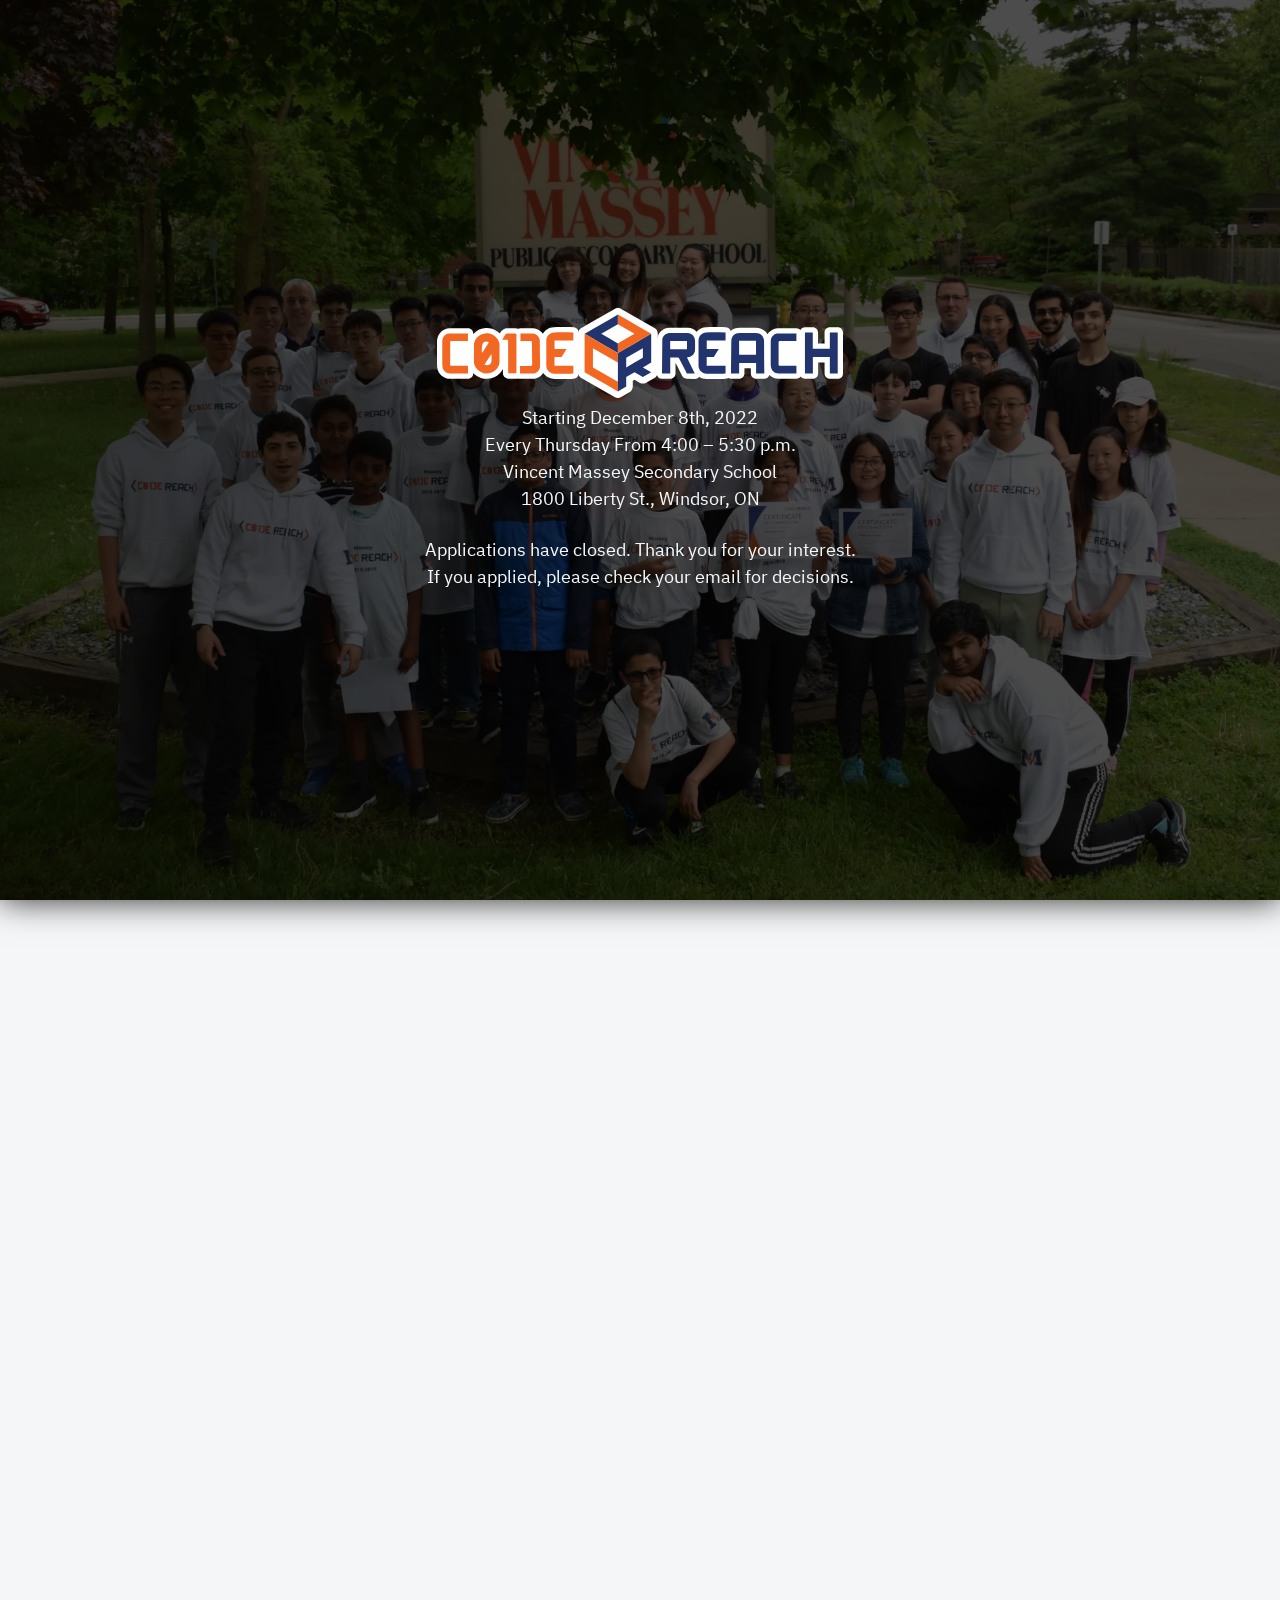
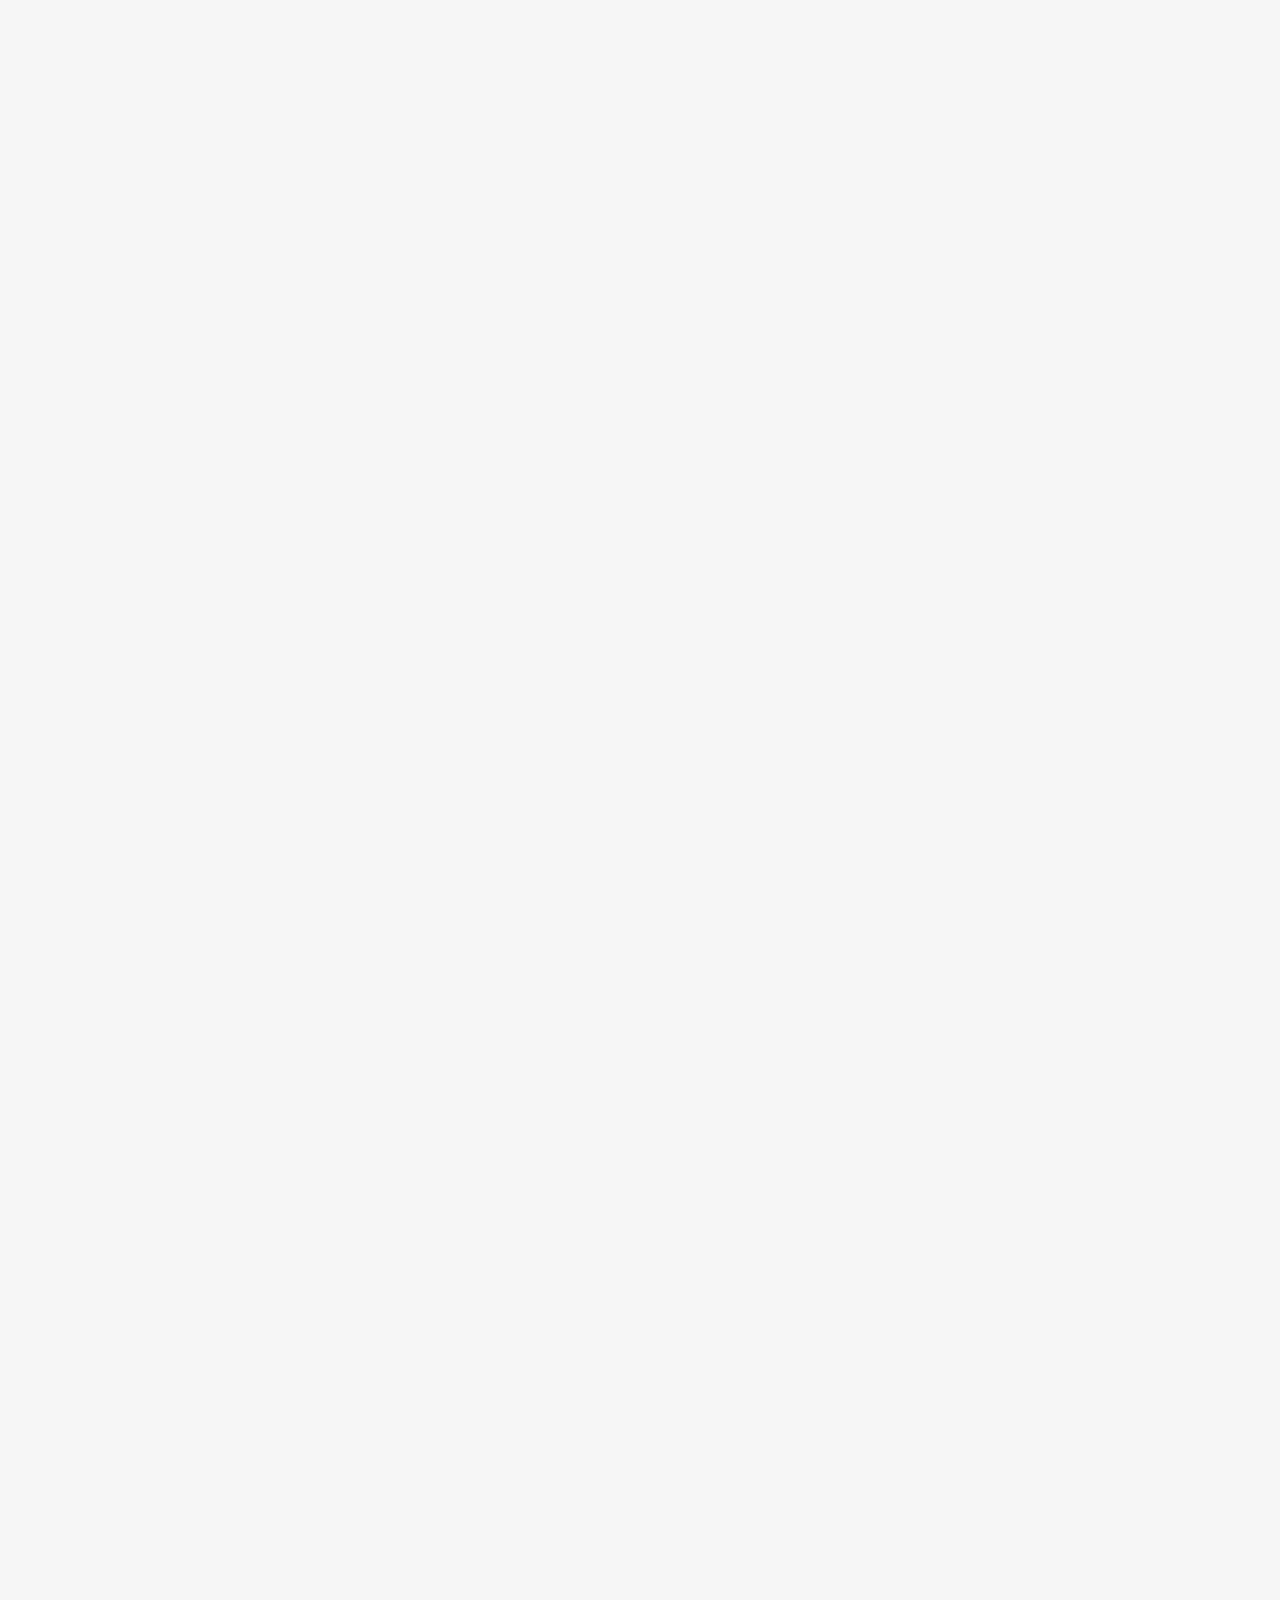
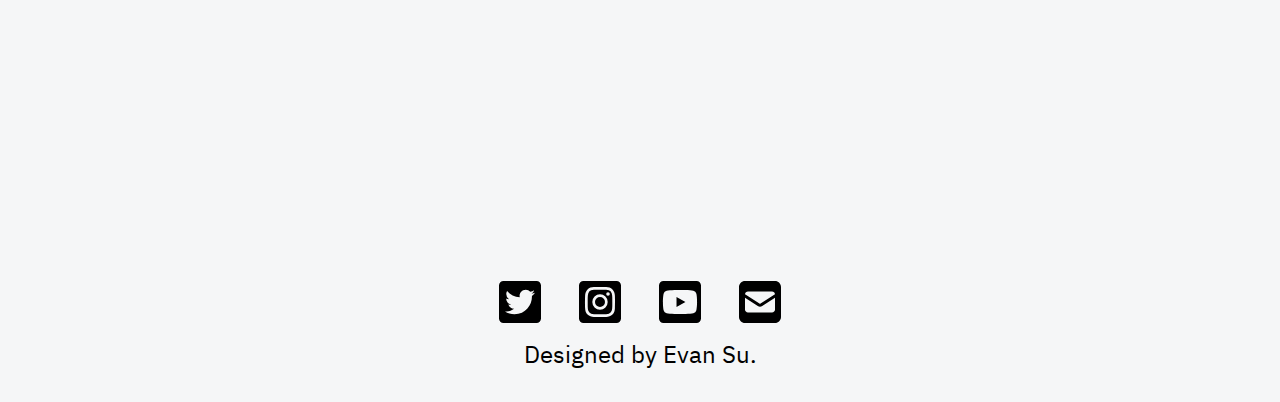
<file: index.html>
<!DOCTYPE html>
<html lang="en-CA">
  <head>
    <title>CodeReach: Home</title>
    <meta charset="UTF-8" />
    <meta name="viewport" content="width=device-width,initial-scale=1.0" />
    <meta http-equiv="X-UA-Compatible" content="IE=Edge" />
    <link rel="icon" type="image/png" href="./images/favicon.png" />
    <link rel="stylesheet" href="./css/aos.css" />
    <!--
        to do:
        - favicon
        - meta description
    -->
    <style>
      @font-face {
        font-family: "IBM Plex Sans";
        font-style: normal;
        font-weight: 400;
        font-display: swap;
        src: url("./fonts/ibm.woff2") format("woff2");
      }
      * {
        font-family: "IBM Plex Sans";
        -webkit-tap-highlight-color: transparent;
      }
      img {
        -webkit-user-drag: none;
      }
      body {
        position: absolute;
        top: 0;
        left: 0;
        width: calc(100vw - (100vw - 100%));
        height: 100vh;
        overflow-x: hidden;
        border: none;
        margin: 0;
        padding: 0;
        background-color: #f5f6f7;
      }
      body::-webkit-scrollbar {
        width: 10px;
      }
      body::-webkit-scrollbar-track {
        background: #f5f6f7;
      }
      body::-webkit-scrollbar-thumb {
        background-color: #999;
        border-radius: 6px;
        border: 3px solid #f5f6f7;
      }
      #hero {
        position: absolute;
        top: 0;
        left: 0;
        width: 100%;
        height: 100vh;
        padding: 0;
        box-sizing: border-box;
        transition: padding 0.2s;
      }
      #hero img {
        top: 0;
        width: 100%;
        height: 100%;
        object-fit: cover;
        border-radius: 0;
        box-shadow: 0 0 32px #888;
        filter: brightness(30%);
        transition: border-radius 0.2s, filter 0.2s;
      }
      #info {
        position: absolute;
        z-index: 2147483647;
        color: #f6f7f8;
        width: 100%;
        height: 100%;
        display: flex;
        align-items: center;
        justify-content: center;
      }
      #info div {
        text-align: center;
      }
      #info p {
        font-size: 24px;
        margin: 4px;
      }
      #info button {
        background-color: #e6e6fa;
        padding: 8px;
        width: 192px;
        font-size: 24px;
        border-radius: 8px;
        border: 1px solid #fff;
        cursor: pointer;
        transform: scale(1);
        transition: transform 0.4s;
        margin-bottom: 1rem;
      }
      #info button:hover {
        transform: scale(1.01);
      }
      #more {
        position: absolute;
        top: 100vh;
        left: 0;
        width: 100%;
        padding: 32px;
        padding-bottom: 0;
        box-sizing: border-box;
      }
      .block {
        width: 100%;
        border-radius: 32px;
        box-shadow: 0 0 32px #888;
        padding: 32px;
        box-sizing: border-box;
        color: #f5f6f7;
        margin-bottom: 32px;
        display: flex;
        background-size: cover;
        background-repeat: no-repeat;
        background-position: center;
      }
      .block div {
        width: 50%;
        border-radius: 24px;
        padding: 24px;
        box-sizing: border-box;
      }
      .block h1 {
        font-size: 64px;
        margin: 0;
        margin-bottom: 24px;
        font-family: "IBM Plex Sans";
      }
      .block h2 {
        font-size: 48px;
        margin: 0;
      }
      .block p {
        font-size: 32px;
        margin: 0;
      }
      .block img {
        width: 100%;
        height: -webkit-fill-available;
        object-fit: cover;
        border-radius: 24px;
      }
      .motto {
        background: linear-gradient(to top right, #00d4ff, #00ff5e);
        -webkit-background-clip: text;
        background-clip: text;
        -webkit-text-fill-color: transparent;
      }
      .motto p {
        font-size: 48px !important;
      }
      #faq h1 {
        text-align: center;
        margin-bottom: 60px;
      }
      #faq h1:after {
        content: "Frequently Asked Questions";
      }
      #faq h2 {
        font-family: "IBM Plex Sans";
        text-decoration: underline;
        margin-bottom: 12px;
      }
      #faq p {
        margin-bottom: 24px;
      }
      #social {
        display: flex;
        align-items: center;
        justify-content: center;
        margin-bottom: 8px;
      }
      #social img {
        height: 64px;
        width: 64px;
        margin-left: 1rem;
        margin-right: 1rem;
        transform: scale(1);
        box-shadow: none;
        border-radius: 8px;
        transition: transform 0.4s, box-shadow 0.4s;
      }
      #social img:hover {
        transform: scale(1.03);
        box-shadow: 0 0 32px #888;
        cursor: pointer;
      }
      @media screen and (max-width: 1280px) {
        #info img {
          height: 90px;
        }
        #info p {
          font-size: 18px;
        }
        #info button {
          font-size: 18px;
        }
        .block h1 {
          font-size: 48px;
        }
        .block h2 {
          font-size: 30px;
        }
        .block p {
          font-size: 24px;
        }
        .motto p {
          font-size: 36px !important;
        }
        #social img {
          height: 48px;
          width: 48px;
        }
      }
      @media screen and (max-width: 800px) {
        #info img {
          height: 70px;
        }
        #info p {
          font-size: 17px;
        }
        #info button {
          font-size: 17px;
        }
        #more {
          padding: 16px;
        }
        .block {
          display: block;
          padding: 16px;
        }
        .block div {
          margin-right: 0 !important;
          margin-left: 0 !important;
          width: 100% !important;
        }
        .block h1 {
          font-size: 32px;
        }
        .block h2 {
          font-size: 22px;
        }
        .block p {
          font-size: 18px;
        }
        .motto p {
          font-size: 26px !important;
        }
        #faq h1:after {
          content: "FAQ";
        }
        #social img {
          width: 32px;
          height: 32px;
          border-radius: 4px;
        }
      }
    </style>
    <script src="./js/aos.js"></script>
  </head>
  <body>
    <div id="hero">
      <img src="./images/banner.webp" />
    </div>
    <div id="info" data-aos="zoom-out">
      <div>
        <img height="120" src="./images/logo.svg" />
        <p>Starting December 8th, 2022</p>
        <p>Every Thursday From 4:00 – 5:30 p.m.</p>
        <p>Vincent Massey Secondary School</p>
        <p>1800 Liberty St., Windsor, ON</p>
        <br />
        <!-- <button onclick='window.open("https://forms.gle/XrLBc8NQhVY15Lka7","_blank");'>Apply Now!</button> -->
        <!-- <p style="font-size:16px;">(Applications close December 2nd)</p> -->
        <p>Applications have closed. Thank you for your interest.</p>
        <p>If you applied, please check your email for decisions.</p>
      </div>
    </div>
    <div id="more">
      <div
        class="block motto"
        style="box-shadow: none; color: #000; padding-top: 0"
        data-aos="zoom-out">
        <p>
          <strong
            >CodeReach helps young students learn the basics of web development
            through creating web applications.</strong
          >
        </p>
      </div>
      <div
        class="block"
        style="background-image: url('./images/pic1.webp')"
        data-aos="fade-up">
        <div
          style="
            margin-right: 32px;
            background: linear-gradient(
                rgba(0, 0, 0, 0.05),
                rgba(0, 0, 0, 0.05)
              ),
              linear-gradient(65deg, #029be9, #22c5fd);
          ">
          <h1>Our Goal</h1>
          <p>
            In a technology-driven world, we strive to prepare young minds in
            our community for what the future holds. Programming is a
            sought-after skill that is, unfortunately, not taught in elementary
            school. We hope that through this 5-month program, our students will
            become proficient enough with technology to create anything they can
            imagine.
          </p>
        </div>
      </div>
      <div
        class="block"
        style="
          background-image: url('./images/pic2.webp');
          flex-direction: row-reverse;
        "
        data-aos="fade-up">
        <div
          style="
            margin-left: 32px;
            background: linear-gradient(
                rgba(0, 0, 0, 0.05),
                rgba(0, 0, 0, 0.05)
              ),
              linear-gradient(65deg, #8e49e0, #9f74e7);
          ">
          <h1>What We Teach</h1>
          <p>
            This year, CodeReach aims to spark an interest in developing
            exciting projects with modern technology. Throughout the program,
            our instructors will guide the students through the process of
            creating various web applications, from a basic portfolio website to
            a full featured online chatting platform. By the end of CodeReach,
            our students should be equipped with all the experience and tools
            they need to develop projects on their own!
          </p>
        </div>
      </div>
      <div
        class="block"
        style="background-image: url('./images/pic3.webp')"
        data-aos="fade-up">
        <div
          style="
            margin-right: 32px;
            background: linear-gradient(
                rgba(0, 0, 0, 0.05),
                rgba(0, 0, 0, 0.05)
              ),
              linear-gradient(65deg, #1bbe81, #2ae18e);
          ">
          <h1>Who Teaches</h1>
          <p>
            At CodeReach, our instructors are highly qualified Massey students.
            All CodeReach instructors finished their Computer Science course
            with over 98% and have over 4 years of programming experience. We
            hope that classrooms can become more engaging and less intimidating
            through a peer-to-peer setting!
          </p>
        </div>
      </div>
      <div
        id="faq"
        class="block"
        style="
          background: linear-gradient(65deg, #1e2529, #354249);
          color: #bde6fb;
          display: block;
        "
        data-aos="fade-up">
        <h1></h1>
        <h2>How much does CodeReach cost?</h2>
        <p>
          CodeReach is <strong>completely free</strong>. We believe in open
          access to education, so we will <strong>never</strong> charge for
          CodeReach.
        </p>
        <br />
        <h2>How do I enroll in CodeReach?</h2>
        <p>
          Due to a limited number of seats, we offer CodeReach through an
          application process. To apply, click the "Apply Now!" button at the
          top of the page.
        </p>
        <br />
        <h2>How will I know if I get accepted?</h2>
        <p>
          After applications close on December 2nd, decisions will be released
          on December 3rd by email. Classes will begin on December 8th.
        </p>
        <h2>What should I bring to class?</h2>
        <p>
          We provide school computers, so you do not have to bring your own.
          With that being said, we
          <strong>highly recommend you bring your own laptop</strong> so you can
          continue to work on what you learned in class at home. If you have any
          medical issues, allergies, or require other accommodations, please let
          us know! We also suggest you bring a bottle of water.
        </p>
        <br />
      </div>
      <div id="social">
        <a href="https://twitter.com/codereach"
          ><img src="./images/twitter.svg"
        /></a>
        <a href="https://www.instagram.com/codereach.vmss/"
          ><img src="./images/instagram.svg"
        /></a>
        <a href="https://www.youtube.com/@VMSSCodeReach"
          ><img src="./images/youtube.svg"
        /></a>
        <a href="mailto:hello@codereach.ca"
          ><img src="./images/envelope.svg"
        /></a>
      </div>
      <div
        class="block"
        style="
          box-shadow: none;
          color: #000;
          padding-top: 0;
          padding-bottom: 0;
          font-size: 16px;
          display: flex;
          justify-content: center;
        ">
        <p>Designed by Evan Su.</p>
      </div>
    </div>
    <script>
      "use strict";
      window.addEventListener("scroll", () => {
        var scroll = Math.min(window.scrollY / 64, 1);
        document.getElementById("hero").style.padding = `${32 * scroll}px`;
        document.getElementById("info").style.opacity = `${1 - scroll}`;
        document.querySelector("#hero img").style.borderRadius = `${
          32 * scroll
        }px`;
        document.querySelector("#hero img").style.filter = `brightness(${
          30 + 70 * scroll
        }%)`;
      });
      AOS.init();
    </script>
  </body>
</html>
</file>
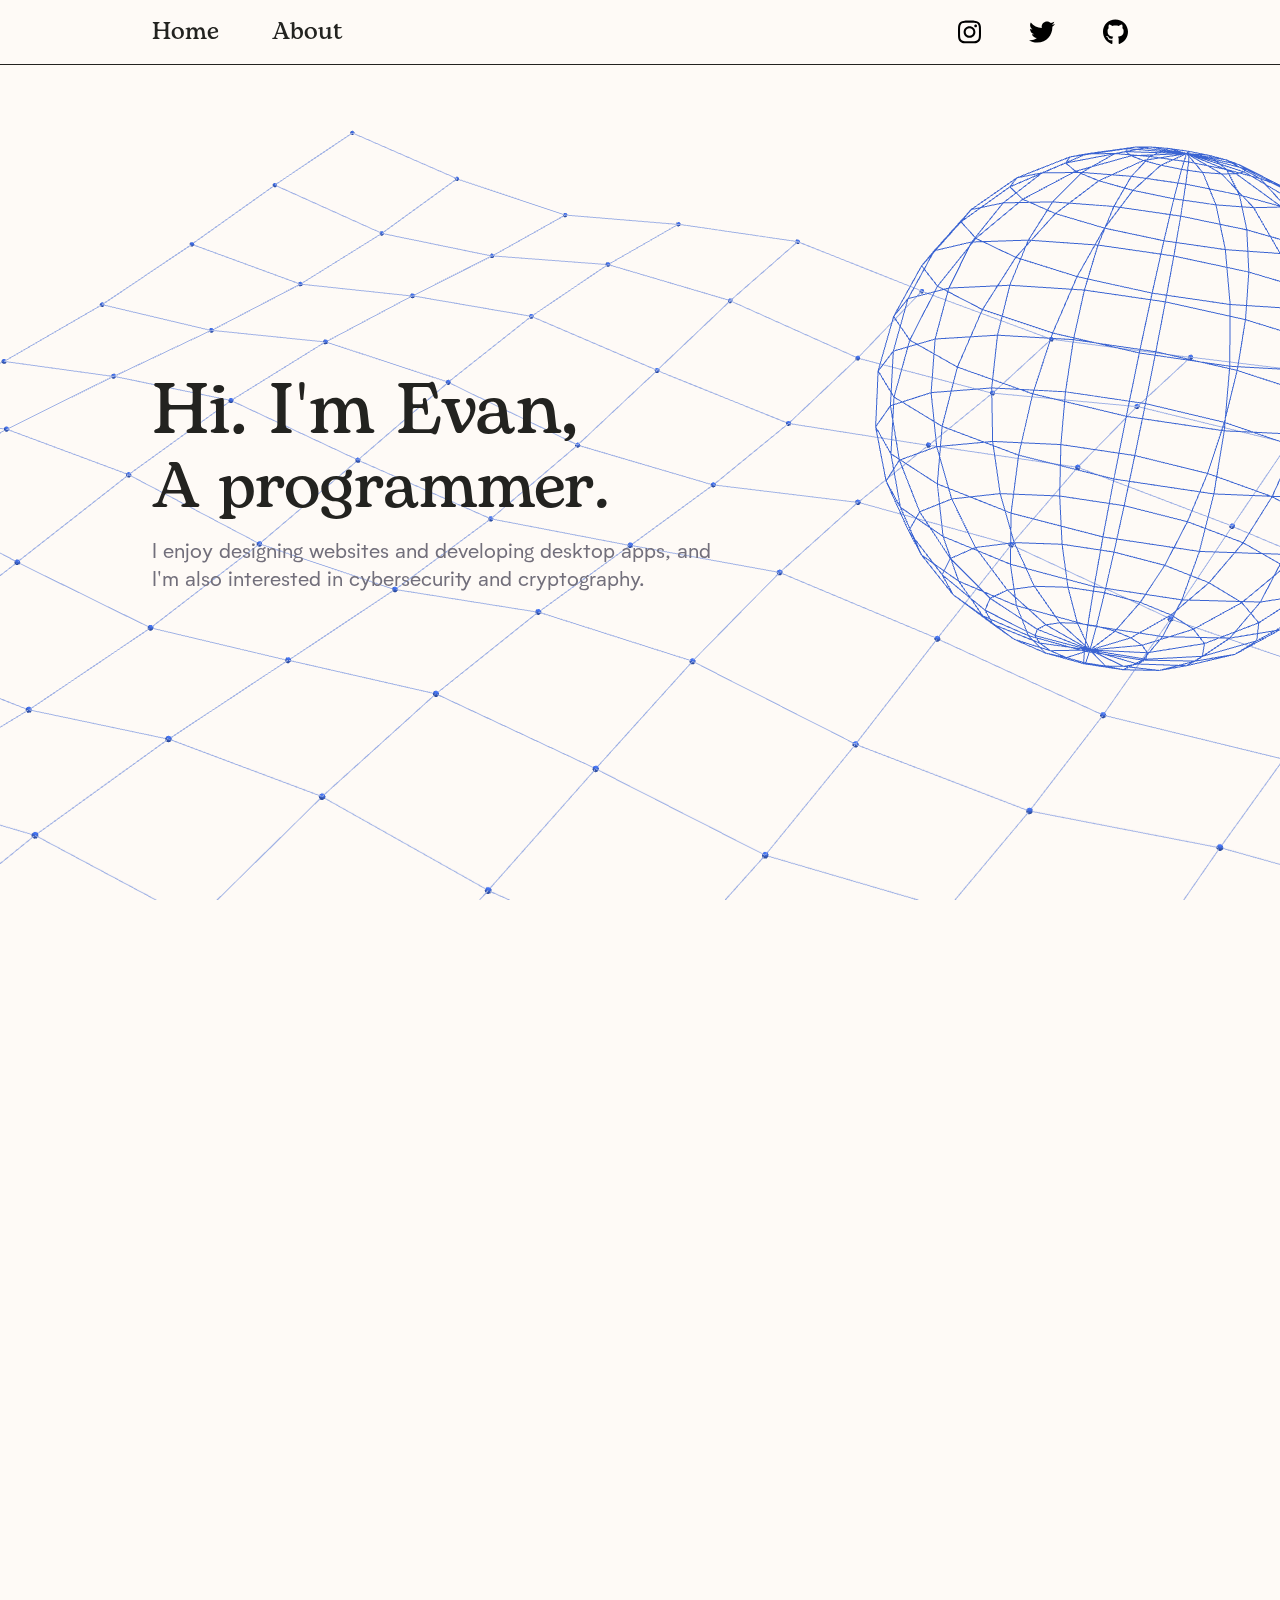
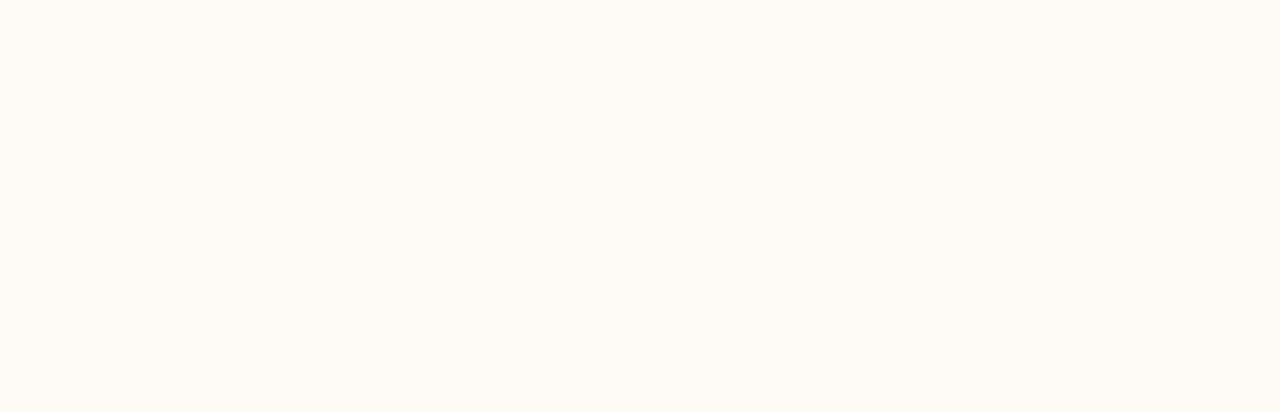
<file: projects/portfolio/evan/index.html>
<!DOCTYPE html>
<html lang="en">
<head>
    <!-- Inspired by https://www.seanhalpin.design/ -->
    <title>About Me</title>
    <meta charset="UTF-8">
	<meta name="viewport" content="width=device-width,initial-scale=1.0">
	<meta http-equiv="X-UA-Compatible" content="IE=Edge">
    <link rel="icon" type="image/jpg" href="./images/gopher.jpg">
    <link rel="stylesheet" href="./css/aos.min.css">
    <style>
        @font-face{
            font-family:"Bogart";
            src:url("./fonts/bogart.woff2");
        }
        *{
            font-family:"Bogart";
            -webkit-tap-highlight-color:transparent;
        }
        @font-face{
            font-family:"Biotif";
            src:url("./fonts/biotif.woff2");
        }
        body::-webkit-scrollbar{
            width:10px;
        }
        body::-webkit-scrollbar-track{
            background:#fefaf6;
        }
        body::-webkit-scrollbar-thumb{
            background-color:#232320;
            border-radius:6px;
            border:3px solid #fefaf6;
        }
        body{
            position:absolute;
            top:0;
            left:0;
            margin:0;
            padding:0;
            width:calc(100vw - (100vw - 100%));
            height:100vh;
            overflow-x:hidden;
            background-color:#fefaf6;
        }
        a{
            filter:invert(0);
            transition:filter .2s;
        }
        a:hover{
            filter:invert(50%);
        }
        #nav{
            position:fixed;
            top:0;
            left:0;
            width:100%;
            height:64px;
            border-bottom:1px solid #232320;
            z-index:2147483647;
            backdrop-filter:blur(3px);
            display:flex;
            align-items:center;
            justify-content:center;
        }
        #links{
            width:min(80%,1080px);
            display:flex;
            justify-content:center;
            align-items:center;
        }
        #links div{
            width:50%;
        }
        #nav a{
            padding:24px;
            font-size:24px;
            text-decoration:none;
            color:#232320;
        }
        #social{
            display:flex;
            justify-content:right;
            align-items:center;
        }
        #social a{
            height:26px;
        }
        #social img{
            height:26px;
            cursor:pointer;
        }
        #hero{
            position:absolute;
            top:0;
            padding-top:64px;
            left:0;
            width:100%;
            height:calc(100% - 64px);
            display:flex;
            align-items:center;
            justify-content:center;
        }
        .container{
            width:min(80%,1080px);
            display:flex;
            align-items:center;
        }
        #intro{
            width:60%;
            padding:24px;
            box-sizing:border-box;
        }
        #hi{
            font-size:72px;
            line-height:80px;
            margin:0;
            color:#232320;
        }
        #role,#aboutme h1{
            font-size:64px;
            line-height:72px;
            margin:0;
            color:#232320;
        }
        #desc,#aboutme p{
            font-size:20px;
            line-height:28px;
            margin:0;
            margin-top:12px;
            font-family:"Biotif";
            color:#726f7b;
        }
        #about{
            position:absolute;
            top:calc(100vh + 64px);
            left:0;
            width:100%;
            height:calc(100vh - 64px);
            display:flex;
            justify-content:center;
        }
        #pfp{
            width:40%;
            padding:24px;
            box-sizing:border-box;
        }
        #pfp img{
            width:min(100%,80vh);
            height:auto;
            border-radius:24px;
            box-shadow:0 0 64px #838380;
            filter:grayscale(100%) sepia(15%);
        }
        #aboutme{
            width:60%;
            padding:32px;
            box-sizing:border-box;
        }
        #footer{
            position:absolute;
            top:calc(100vh - 64px);
            left:calc((100% - min(80%,1080px)) / 2);
            width:min(80%,1080px);
            height:64px;
            background-color:#232320;
            color:#fefaf6;
            border-radius:16px;
            padding:16px;
            box-sizing:border-box;
        }
        #footer p{
            line-height:32px;
            font-size:24px;
            margin:0;
            text-align:center;
        }
        #spacer{
            position:absolute;
            top:100vh;
            width:100%;
            height:48px;
        }
        @media screen and (max-width:1080px){
            #nav a{
                padding:20px;
                font-size:20px;
            }
            #social a{
                height:22px;
            }
            #social img{
                height:22px;
            }
            #hi{
                font-size:52px;
                line-height:60px;
            }
            #role,#aboutme h1{
                font-size:40px;
                line-height:48px;
            }
            #desc,#aboutme p{
                font-size:15px;
                line-height:23px;
                margin-top:6px;
            }
            #aboutme{
                padding:24px;
            }
        }
        @media screen and (max-width:960px){
            #profile{
                display:block;
            }
            #pfp{
                width:100% !important;
                height:min(100vw,460px) !important;
            }
            #pfp img{
                width:100% !important;
                height:100% !important;
                object-fit:cover;
            }
            #about{
                height:fit-content;
            }
            #aboutme{
                width:100% !important;
            }
            #footer{
                position:unset;
                margin-top:64px;
                width:100%;
            }
            #spacer{
                position:unset;
            }
        }
        @media screen and (max-width:820px){
            #nav a{
                padding:16px;
                font-size:16px;
            }
            #social a{
                height:18px;
            }
            #social img{
                height:18px;
            }
            #intro{
                width:80%;
            }
            #footer p{
                font-size:20px;
            }
        }
        @media screen and (max-width:620px){
            .container{
                width:calc(100%);
            }
            #links > div:first-child{
                display:none;
            }
            #links{
                display:block;
                width:100%;
            }
            #social{
                width:100% !important;
                padding-right:16px;
                box-sizing:border-box;
            }
            #social a{
                height:18px;
            }
            #social img{
                height:18px;
            }
            #intro{
                width:100%;
            }
            #desc{
                width:75%;
            }
            #hi{
                font-size:44px;
                line-height:52px;
            }
            #role,#aboutme h1{
                font-size:34px;
                line-height:42px;
            }
            #desc,#aboutme p{
                font-size:14px;
                line-height:22px;
                margin-top:4px;
            }
            #footer{
                border-radius:0;
            }
            #spacer{
                display:none;
            }
        }
    </style>
    <script src="./js/three.min.js"></script>
    <script src="./js/vanta.globe.min.js"></script>
    <script src="./js/aos.min.js"></script>
</head>
<body>
    <div id="nav" data-aos="zoom-out" data-aos-duration="800">
        <div id="links">
            <div>
                <a href="#hero">Home</a>
                <a href="#about">About</a>
            </div>
            <div id="social">
                <a href="https://ddg.gg"><img src="./svg/instagram.svg"></a>
                <a href="https://ddg.gg"><img src="./svg/twitter.svg"></a>
                <a href="https://ddg.gg"><img src="./svg/github.svg"></a>
            </div>
        </div>
    </div>
    <div id="hero" data-aos="zoom-out" data-aos-duration="800">
        <div class="container">
            <div id="intro">
                <p id="hi">Hi. I'm Evan,</p>
                <p id="role">A programmer.</p>
                <p id="desc">I enjoy designing websites and developing desktop apps, and I'm also interested in cybersecurity and cryptography.</p>
            </div>
        </div>
    </div>
    <div id="about" data-aos="fade-up" data-aos-duration="800">
        <div id="profile" class="container">
            <div id="pfp">
                <img src="./images/gopher.jpg">
            </div>
            <div id="aboutme">
                <h1>About me.</h1>
                <p>I'm a 12th grade high school student in Ontario, Canada, attending Vincent Massey Secondary School.</p>
                <p>I like to code, and I'm familiar with HTML, CSS, JS, Python, Go, Java, and C++. During my spare time, I enjoy learning about cryptography and developing security software.</p>
                <p>Outside of school, I enjoying eating, sleeping, playing the piano, and annoying my little brother. I also like to solve Rubik's cubes, do math, and memorize Pi.</p>
            </div>
            <div id="footer">
                <p>Designed by Evan Su.</p>
            </div>
            <div id="spacer"></div>
        </div>
    </div>
    <script>
        "use strict";
        
        VANTA.GLOBE({
            el:"#hero",
            mouseControls:false,
            touchControls:false,
            gyroControls:false,
            backgroundColor:0xfefaf6,
            color:0x3b64d2
        });
        AOS.init();

        document.querySelectorAll('a[href^="#"]').forEach(anchor=>{
            anchor.addEventListener("click",function(e){
                e.preventDefault();
                document.querySelector(this.getAttribute("href")).scrollIntoView({
                    behavior:"smooth"
                });
            });
        });
    </script>
</body>
</html>
</file>
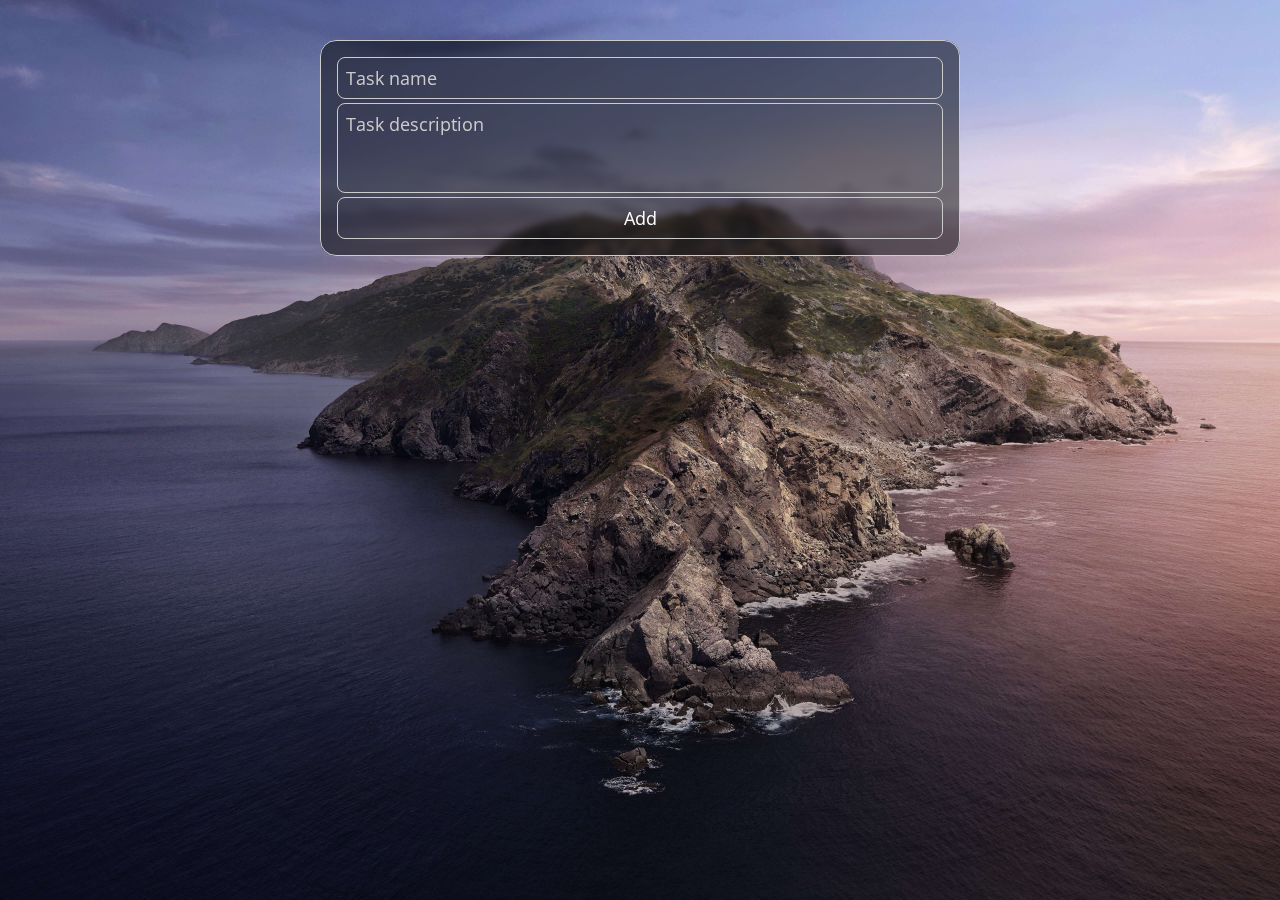
<file: projects/todo.html>
<!DOCTYPE html>
<html lang="en">
<head>
    <title>To-Do</title>
    <meta name="viewport" content="width=device-width,initial-scale=1.0">
    <style>
        @font-face{
            font-family:"Open Sans";
            font-style:normal;
            font-display:swap;
            src:url("../fonts/opensans.woff2") format("woff2");
        }
        *{
            font-family:"Open Sans" !important;
        }
        body{
            position:absolute;
            top:0;
            left:0;
            width:calc(100vw - (100vw - 100%));
            margin:0;
            padding:24px;
            box-sizing:border-box;
        }
        #background{
            position:fixed;
            top:0;
            left:0;
            width:100vw;
            height:100vh;
            background-image:url("../images/catalina.jpg");
            background-size:cover;
            background-repeat:no-repeat;
            z-index:-1;
        }
        #tasks{
            display:flex;
            flex-flow:wrap;
            justify-content:center;
        }
        .task{
            width:320px;
            border:1px solid #ccc;
            backdrop-filter:blur(3px) brightness(50%);
            color:#fff;
            border-radius:16px;
            padding:16px;
            margin:16px;
            box-sizing:border-box;
            position:relative;
            animation:.5s taskAnim ease forwards;
            animation-fill-mode:none;
        }
        @keyframes taskAnim{
            from{
                transform:scale(0.5);
                opacity:0;
            }to{
                transform:scale(1);
                opacity:1;
            }
        }
        .task_name{
            margin:0;
            font-size:28px;
            line-height:28px;
            font-weight:bold;
        }
        .task_desc{
            margin:0;
            margin-top:8px;
            font-size:20px;
            word-wrap:break-word;
        }
        .task_done{
            height:28px;
            width:56px;
            background:transparent;
            border:1px solid #ccc;
            border-radius:8px;
            font-size:16px;
            cursor:pointer;
            color:#fff;
            position:absolute;
            top:16px;
            right:16px;
        }
        #add{
            width:max(320px,50vw);
            border:1px solid #ccc;
            backdrop-filter:blur(3px) brightness(50%);
            border-radius:16px;
            padding:16px;
            margin:16px;
            box-sizing:border-box;
            margin-left:calc((100% - max(320px,50vw)) / 2);
        }
        #add input,#add textarea,#add button{
            width:100%;
            background:transparent;
            color:#fff;
            font-family:sans-serif;
            font-size:18px;
            border-radius:8px;
            padding:8px;
            box-sizing:border-box;
            border:1px solid #ccc;
            outline:none;
            margin-bottom:4px;
        }
        #add input::placeholder,#add textarea::placeholder{
            color:#ccc;
        }
        #add textarea{
            resize:none;
            display:block;
        }
        #add button{
            margin:0;
            cursor:pointer;
        }
    </style>
</head>
<body>
    <div id="background"></div>
    <div id="add">
        <input type="text" placeholder="Task name" autocomplete="off">
        <textarea placeholder="Task description" rows="3"></textarea>
        <button>Add</button>
    </div>
    <div id="tasks">
        <!-- 
        This is what a task will look like:
        <div class="task">
            <p class="task_name">Task name</p>
            <p class="task_desc">Task description</p>
            <button class="task_done">Done</button>
        </div> -->
    </div>
    <script>
        "use strict";
        var tasks = [];

        function addTask(taskName,taskDesc){
            var div = document.createElement("div");
            div.className = "task";

            var name = document.createElement("p");
            name.className = "task_name";
            name.innerHTML = taskName;
            div.appendChild(name);

            var desc = document.createElement("p");
            desc.className = "task_desc";
            desc.innerHTML = taskDesc;
            div.appendChild(desc);

            var done = document.createElement("button");
            done.className = "task_done";
            done.onclick = ()=>{
                tasks = tasks.filter(e=>e.name!=taskName);
                window.localStorage.setItem("tasks",JSON.stringify(tasks));
                div.remove();
            };
            done.innerHTML = "Done";
            div.appendChild(done);

            document.getElementById("tasks").insertBefore(div,document.getElementById("tasks").firstChild);
        }

        document.querySelector("#add button").onclick = ()=>{
            // Get the task name and description
            var taskName = document.querySelector("#add input").value;
            var taskDesc = document.querySelector("#add textarea").value;

            // Add the task to the list
            addTask(taskName,taskDesc);

            // Add the task to the array
            tasks.unshift({
                name:taskName,
                desc:taskDesc
            });
            window.localStorage.setItem("tasks",JSON.stringify(tasks));

            // Clear the input fields
            document.querySelector("#add input").value = "";
            document.querySelector("#add textarea").value = "";
        };

        if(window.localStorage.getItem("tasks")){
            tasks = JSON.parse(window.localStorage.getItem("tasks"));
            tasks.reverse();
            tasks.forEach(e=>addTask(e.name,e.desc));
            tasks.reverse();
        }
    </script>
</body>
</html>
</file>
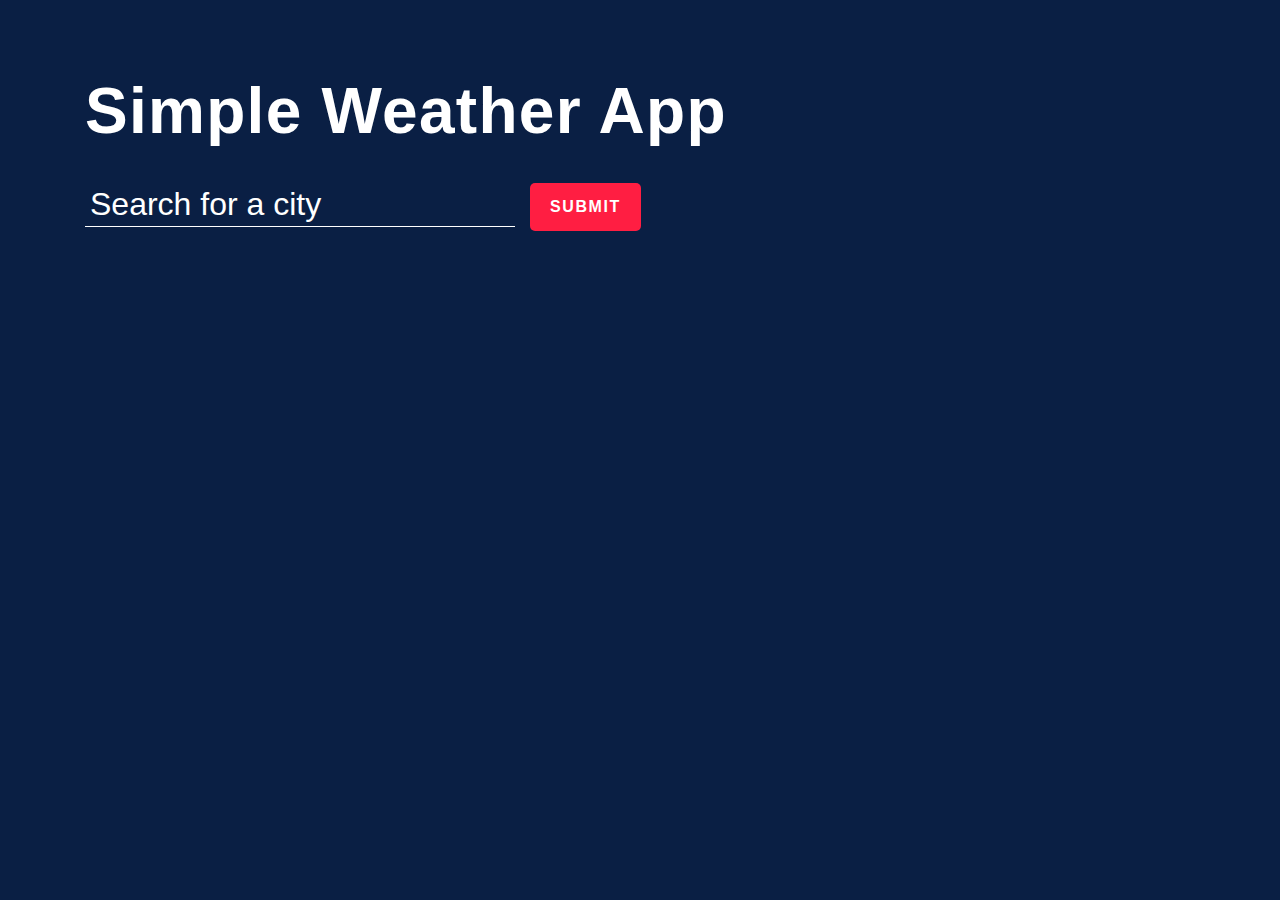
<file: projects/weatherapp.html>
<!DOCTYPE html>
<html>

<head>
  <meta charset="utf-8">
  <meta name="viewport" content="width=device-width">
  <title>replit</title>
  <style>
    :root {
      --bg_main: #0a1f44;
      --text_light: #fff;
      --text_med: #53627c;
      --text_dark: #1e2432;
      --red: #ff1e42;
      --darkred: #c3112d;
      --orange: #ff8c00;
    }
    
    * {
      margin: 0;
      padding: 0;
      box-sizing: border-box;
      font-weight: normal;
    }
    
    a {
      color: inherit;
      text-decoration: none;
    }
    
    button {
      cursor: pointer;
    }
     
    input {
      -webkit-appearance: none;
    }
     
    button,
    input {
      border: none;
      background: none;
      outline: none;
      color: inherit;
    }
    
    img {
      display: block;
      max-width: 100%;
      height: auto;
    }
    
    ul {
      list-style: none;
    }
    
    body {
      font: 1rem/1.3 "Roboto", sans-serif;
      background: var(--bg_main);
      color: var(--text_dark);
      padding: 70px;
    }
    
    .container {
      width: 100%;
      max-width: 1200px;
      margin: 0 auto;
      padding: 0 15px;
    }
    
    
    /* SECTION #1
    –––––––––––––––––––––––––––––––––––––––––––––––––– */
    .top-banner {
      color: var(--text_light);
    }
    
    .heading {
      font-weight: bold;
      font-size: 4rem;
      letter-spacing: 0.02em;
      padding: 0 0 30px 0;
    }
    
    .top-banner form {
      position: relative;
      display: flex;
      align-items: center;
    }
    
    .top-banner form input {
      font-size: 2rem;
      height: 40px;
      padding: 5px 5px 10px;
      border-bottom: 1px solid;
    }
    
    .top-banner form input::placeholder {
      color: currentColor; 
    }
    
    .top-banner form button {
      font-size: 1rem;
      font-weight: bold;
      letter-spacing: 0.1em;
      padding: 15px 20px;
      margin-left: 15px;
      border-radius: 5px;
      background: var(--red);
      transition: background 0.3s ease-in-out;
    }
    
    .top-banner form button:hover {
      background: var(--darkred);
    }
    
    .top-banner form .msg {
      position: absolute;
      bottom: -40px;
      left: 0;
      max-width: 450px;
      min-height: 40px;
    }
    
    
    /* SECTION #2
    –––––––––––––––––––––––––––––––––––––––––––––––––– */
    .ajax-section {
      margin: 70px 0 20px;
    }
    
    .ajax-section .cities {
      display: grid;
      grid-gap: 32px 20px;
      grid-template-columns: repeat(4, 1fr);
    }
    
    .ajax-section .city {
      position: relative;
      padding: 40px 10%;
      border-radius: 20px;
      background: var(--text_light);
      color: var(--text_med);
    }
    
    .ajax-section .city::after {
      content: '';
      width: 90%;
      height: 50px;
      position: absolute;
      bottom: -12px;
      left: 5%;
      z-index: -1;
      opacity: 0.3;
      border-radius: 20px;
      background: var(--text_light);
    }
    
    .ajax-section figcaption {
      margin-top: 10px;
      text-transform: uppercase;
      letter-spacing: 0.05em;
    }
    
    .ajax-section .city-temp {
      font-size: 5rem;
      font-weight: bold;
      margin-top: 10px;
      color: var(--text_dark);
    }
    
    .ajax-section .city sup {
      font-size: 0.5em;
    }
    
    .ajax-section .city-name sup {
      padding: 0.2em 0.6em;
      border-radius: 30px;
      color: var(--text_light);
      background: var(--orange);
    }
    
    .ajax-section .city-icon {
      margin-top: 10px;
      width: 100px;
      height: 100px;
    }
    
    
    
    
    /* MQ
    –––––––––––––––––––––––––––––––––––––––––––––––––– */
    @media screen and (max-width: 1000px) {
      body {
        padding: 30px;
      }
      
      .ajax-section .cities {
        grid-template-columns: repeat(3, 1fr);
      }
    }
    
    @media screen and (max-width: 700px) {
      .heading,
      .ajax-section .city-temp {
        font-size: 3rem;
      }
      
      .ajax-section {
        margin-top: 20px;
      }
      
      .top-banner form {
        flex-direction: column;
        align-items: flex-start;
      }
      
      .top-banner form input,
      .top-banner form button {
        width: 100%;
      }
    
      .top-banner form button {
        margin: 20px 0 0 0;
      }
      
      .top-banner form .msg {
        position: static;
        max-width: none;
        min-height: 0;
        margin-top: 10px;
      }
    
      .ajax-section .cities {
        grid-template-columns: repeat(2, 1fr);
      }
    }
    
    @media screen and (max-width: 500px) {
      body {
        padding: 15px;
      }
      
      .ajax-section .cities {
        grid-template-columns: repeat(1, 1fr);
      }
    }

  </style>
</head>

<body>
<section class="top-banner">
  <div class="container">
    <h1 class="heading">Simple Weather App</h1>
    <form>
      <input type="text" placeholder="Search for a city" autofocus>
      <button type="submit">SUBMIT</button>
      <span class="msg"></span>
    </form>
  </div>
</section>
<section class="ajax-section">
  <div class="container">
    <ul class="cities"></ul>
  </div>
</section>
  <script>
    const form = document.querySelector(".top-banner form");
    const input = document.querySelector(".top-banner input");
    const msg = document.querySelector(".top-banner .msg");
    const list = document.querySelector(".ajax-section .cities");
    const apiKey = "4d8fb5b93d4af21d66a2948710284366";
    
    form.addEventListener("submit", e => {
      e.preventDefault();
      let inputVal = input.value;
    
      const listItems = list.querySelectorAll(".ajax-section .city");
      const listItemsArray = Array.from(listItems);
    
      if (listItemsArray.length > 0) {
        const filteredArray = listItemsArray.filter(el => {
          let content = "";
          if (inputVal.includes(",")) {
            
            if (inputVal.split(",")[1].length > 2) {
              inputVal = inputVal.split(",")[0];
              content = el
                .querySelector(".city-name span")
                .textContent.toLowerCase();
            } else {
              content = el.querySelector(".city-name").dataset.name.toLowerCase();
            }
          } else {
            content = el.querySelector(".city-name span").textContent.toLowerCase();
          }
          return content == inputVal.toLowerCase();
        });
    
        if (filteredArray.length > 0) {
          msg.textContent = `You already know the weather for ${
            filteredArray[0].querySelector(".city-name span").textContent
          } ...otherwise be more specific by providing the country code as well 😉`;
          form.reset();
          input.focus();
          return;
        }
      }
    
      const url = `https://api.openweathermap.org/data/2.5/weather?q=${inputVal}&appid=${apiKey}&units=metric`;
    
      fetch(url)
        .then(response => response.json())
        .then(data => {
          const { main, name, sys, weather } = data;
          const icon = `https://s3-us-west-2.amazonaws.com/s.cdpn.io/162656/${
            weather[0]["icon"]
          }.svg`;
    
          const li = document.createElement("li");
          li.classList.add("city");
          const markup = `
            <h2 class="city-name" data-name="${name},${sys.country}">
              <span>${name}</span>
              <sup>${sys.country}</sup>
            </h2>
            <div class="city-temp">${Math.round(main.temp)}<sup>°C</sup></div>
            <figure>
              <img class="city-icon" src="${icon}" alt="${
            weather[0]["description"]
          }">
              <figcaption>${weather[0]["description"]}</figcaption>
            </figure>
          `;
          li.innerHTML = markup;
          list.appendChild(li);
        })
        .catch(() => {
          msg.textContent = "Please search for a valid city 😩";
        });
    
      msg.textContent = "";
      form.reset();
      input.focus();
    });
  </script>
</body>

</html>
</file>
